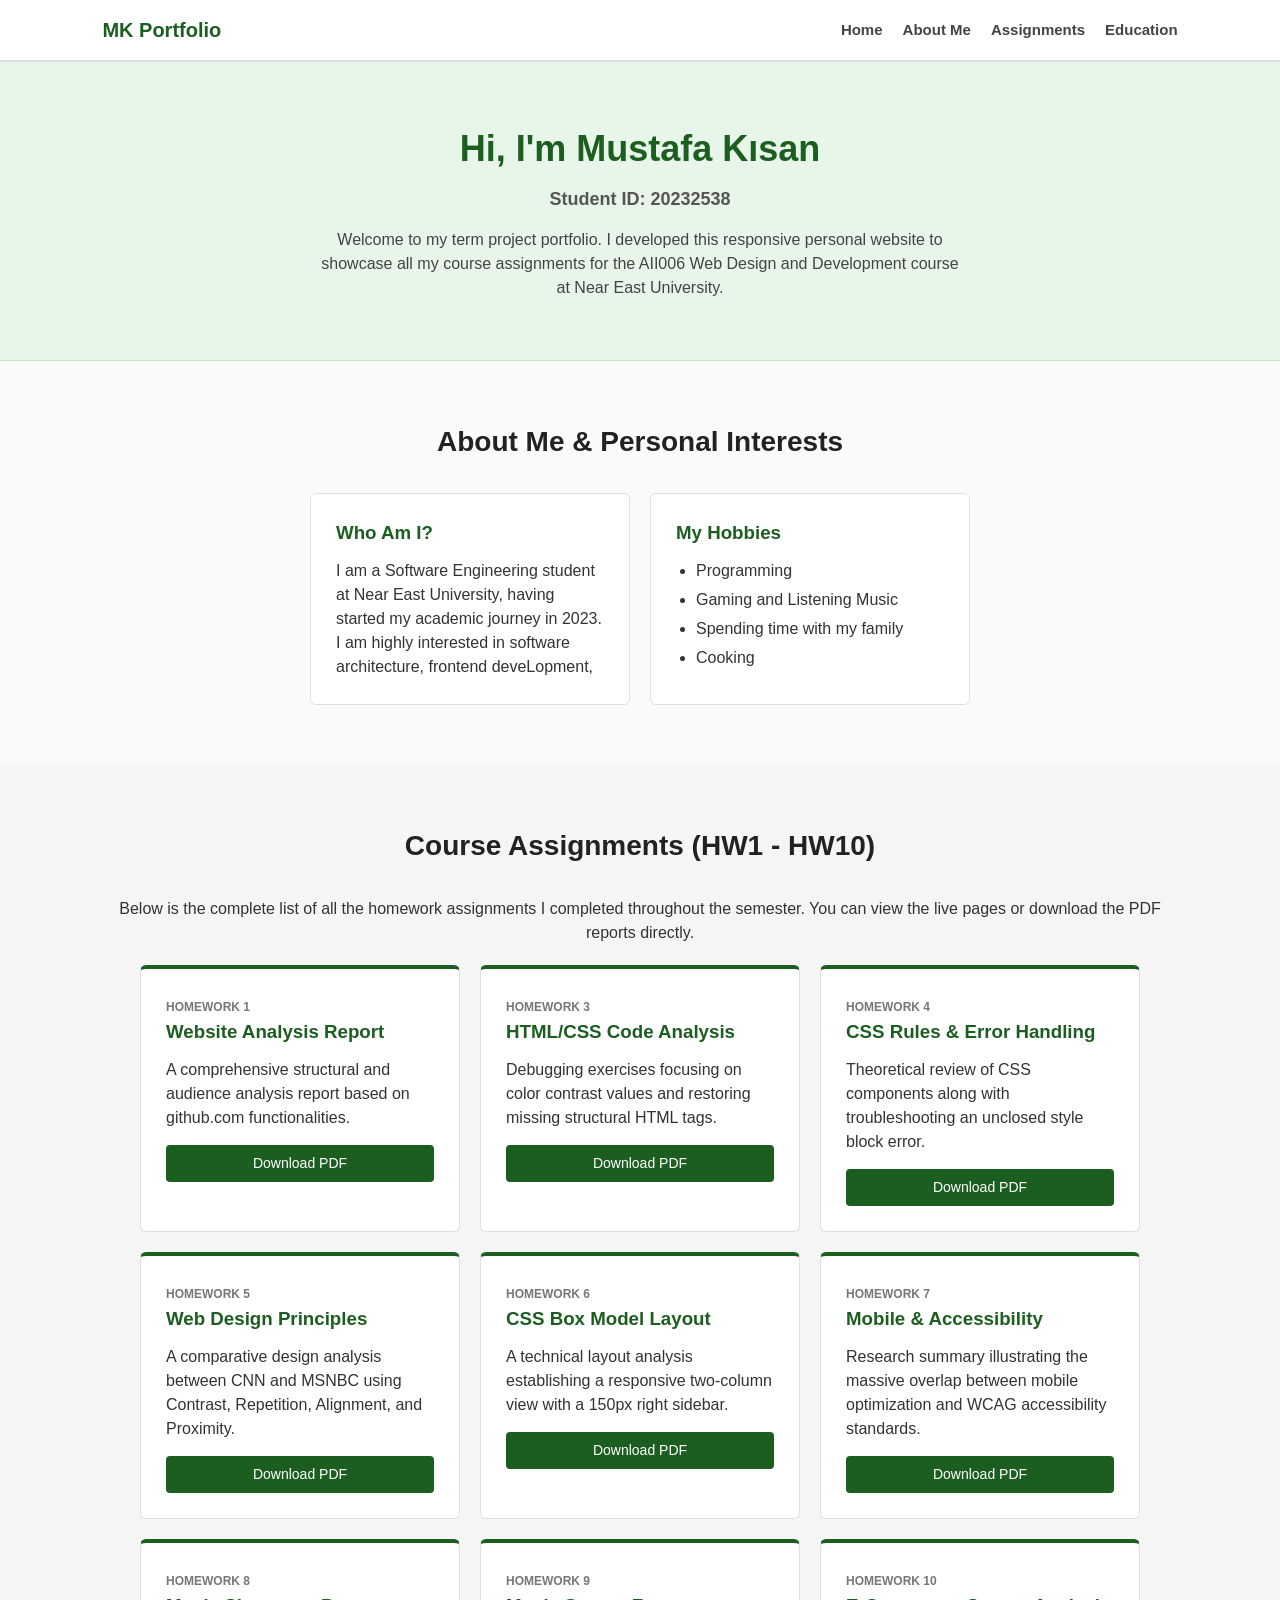
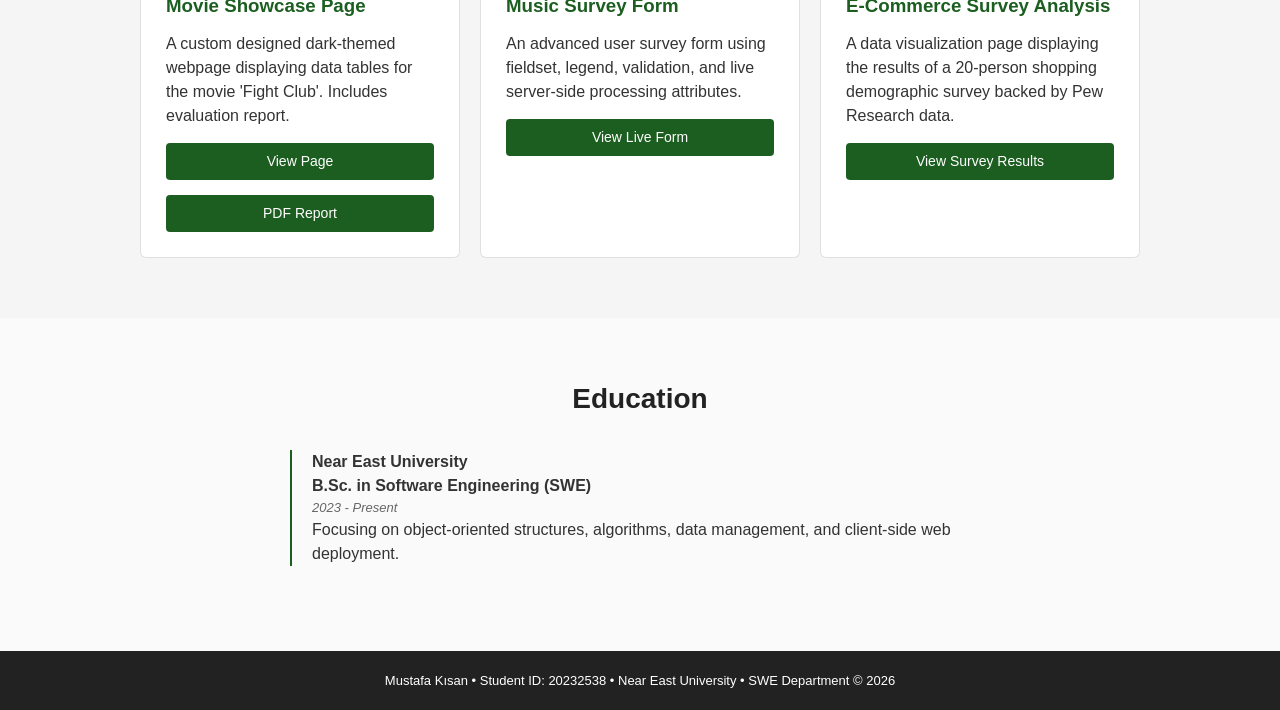
<file: index.html>
<!DOCTYPE html>
<html lang="en">
<head>
    <meta charset="UTF-8">
    <meta name="viewport" content="width=device-width, initial-scale=1.0">
    <title>Mustafa Kısan - Personal Portfolio & Assignments</title>
    <link rel="stylesheet" href="style.css">
</head>
<body>

   
    <nav>
        <div class="logo">MK Portfolio</div>
        <ul class="nav-links">
            <li><a href="#home">Home</a></li>
            <li><a href="#about">About Me</a></li>
            <li><a href="#assignments">Assignments</a></li>
            <li><a href="#education">Education</a></li>
        </ul>
    </nav>

    <header id="home" class="section">
        <div class="hero-content">
            <h1>Hi, I'm Mustafa Kısan</h1>
            <p class="student-id">Student ID: 20232538</p>
            <p>Welcome to my term project portfolio. I developed this responsive personal website to showcase all my course assignments for the AII006 Web Design and Development course at Near East University.</p>
        </div>
    </header>

    
    <section id="about" class="section">
        <h2>About Me & Personal Interests</h2>
        <div class="grid-container">
            <div class="card">
                <h3>Who Am I?</h3>
                <p>I am a Software Engineering student at Near East University, having started my academic journey in 2023. I am highly interested in software architecture, frontend deveLopment, </p>
            </div>
            <div class="card">
                <h3>My Hobbies</h3>
                <ul>
                    <li>Programming</li>
                    <li>Gaming and Listening Music</li>
                    <li>Spending time with my family</li>
                    <li>Cooking</li>
                </ul>
            </div>
        </div>
    </section>

    
    <section id="assignments" class="section bg-light">
        <h2>Course Assignments (HW1 - HW10)</h2>
        <p class="section-desc">Below is the complete list of all the homework assignments I completed throughout the semester. You can view the live pages or download the PDF reports directly.</p>
        
        <div class="grid-container">
            
            
            <div class="card assignment-card">
                <span class="homework-title">Homework 1</span>
                <h3>Website Analysis Report</h3>
                <p>A comprehensive structural and audience analysis report based on github.com functionalities.</p>
                <a href="assignments/assignment1.pdf" class="btn-download" download>Download PDF</a>
            </div>

          
            <div class="card assignment-card">
                <span class="homework-title">Homework 3</span>
                <h3>HTML/CSS Code Analysis</h3>
                <p>Debugging exercises focusing on color contrast values and restoring missing structural HTML tags.</p>
                <a href="assignments/hw3.pdf" class="btn-download" download>Download PDF</a>
            </div>

          
            <div class="card assignment-card">
                <span class="homework-title">Homework 4</span>
                <h3>CSS Rules & Error Handling</h3>
                <p>Theoretical review of CSS components along with troubleshooting an unclosed style block error.</p>
                <a href="assignments/hw4.pdf" class="btn-download" download>Download PDF</a>
            </div>

          
            <div class="card assignment-card">
                <span class="homework-title">Homework 5</span>
                <h3>Web Design Principles</h3>
                <p>A comparative design analysis between CNN and MSNBC using Contrast, Repetition, Alignment, and Proximity.</p>
                <a href="assignments/hw5.pdf" class="btn-download" download>Download PDF</a>
            </div>

            <div class="card assignment-card">
                <span class="homework-title">Homework 6</span>
                <h3>CSS Box Model Layout</h3>
                <p>A technical layout analysis establishing a responsive two-column view with a 150px right sidebar.</p>
                <a href="assignments/hw6.pdf" class="btn-download" download>Download PDF</a>
            </div>

           
            <div class="card assignment-card">
                <span class="homework-title">Homework 7</span>
                <h3>Mobile & Accessibility</h3>
                <p>Research summary illustrating the massive overlap between mobile optimization and WCAG accessibility standards.</p>
                <a href="assignments/hw7.pdf" class="btn-download" download>Download PDF</a>
            </div>

         
            <div class="card assignment-card">
                <span class="homework-title">Homework 8</span>
                <h3>Movie Showcase Page</h3>
                <p>A custom designed dark-themed webpage displaying data tables for the movie 'Fight Club'. Includes evaluation report.</p>
                <div class="dual-buttons">
                    <a href="movie8.html" class="btn-download btn-small">View Page</a>
                    <a href="assignments/hw8.pdf" class="btn-download btn-small" download>PDF Report</a>
                </div>
            </div>

            
            <div class="card assignment-card">
                <span class="homework-title">Homework 9</span>
                <h3>Music Survey Form</h3>
                <p>An advanced user survey form using fieldset, legend, validation, and live server-side processing attributes.</p>
                <a href="form9.html" class="btn-download">View Live Form</a>
            </div>

           
            <div class="card assignment-card">
                <span class="homework-title">Homework 10</span>
                <h3>E-Commerce Survey Analysis</h3>
                <p>A data visualization page displaying the results of a 20-person shopping demographic survey backed by Pew Research data.</p>
                <a href="survey10.html" class="btn-download">View Survey Results</a>
            </div>

        </div>
    </section>

  
    <section id="education" class="section">
        <h2>Education</h2>
        <div class="timeline">
            <div class="timeline-item">
                <h4>Near East University</h4>
                <p class="major">B.Sc. in Software Engineering (SWE)</p>
                <p class="date">2023 - Present</p>
                <p>Focusing on object-oriented structures, algorithms, data management, and client-side web deployment.</p>
            </div>
        </div>
    </section>

    
    <footer>
        <p>Mustafa Kısan &bull; Student ID: 20232538 &bull; Near East University &bull; SWE Department &copy; 2026</p>
    </footer>

   
    <script src="script.js"></script>
</body>
</html>
</file>
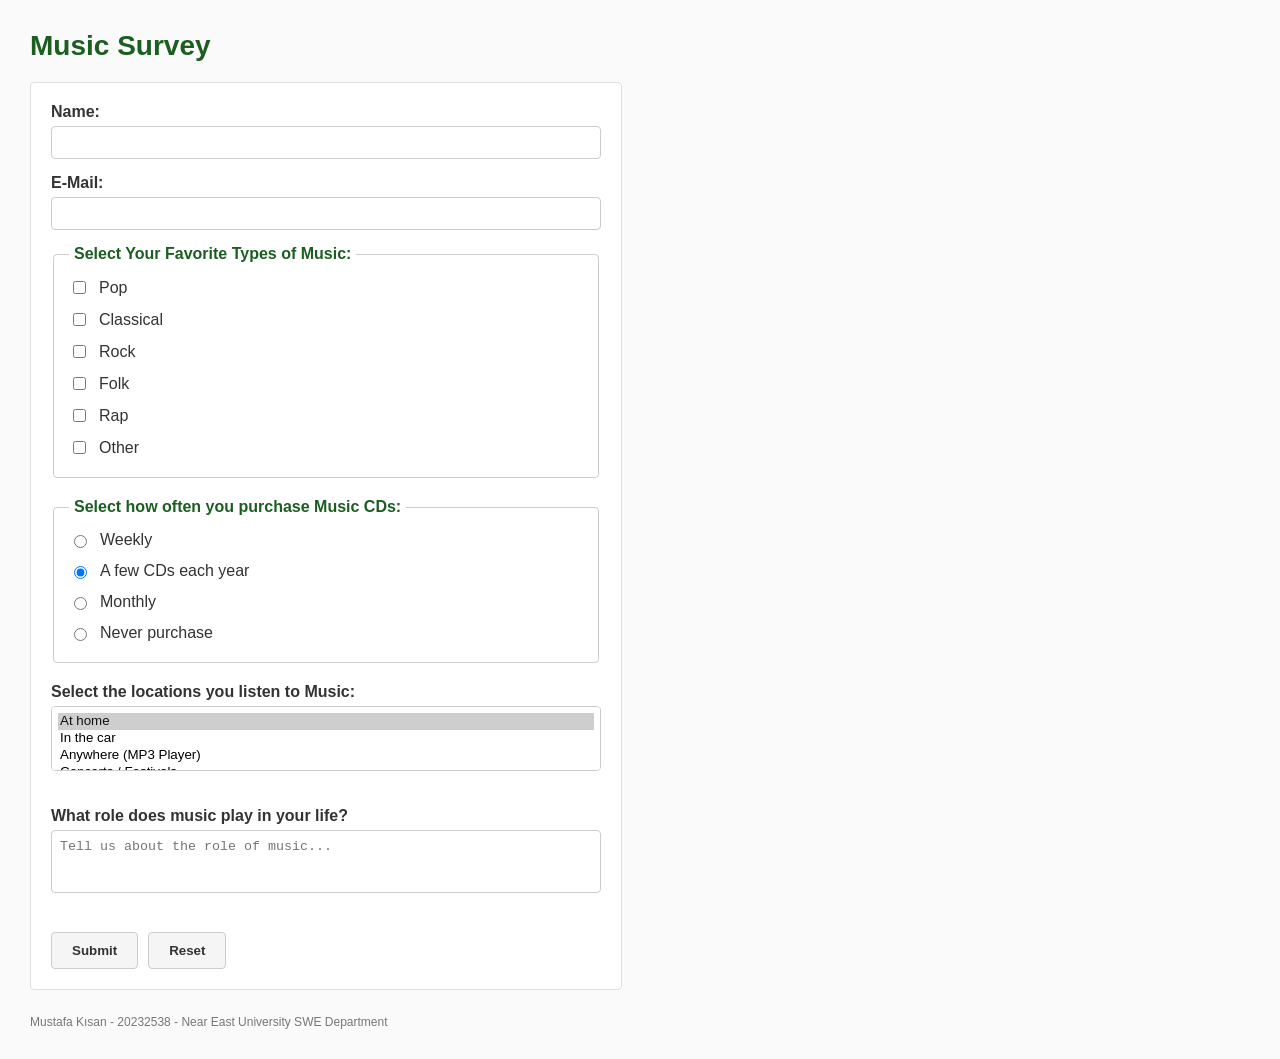
<file: form9.html>
<!DOCTYPE html>
<html lang="en">
<head>
    <meta charset="UTF-8">
    <meta name="viewport" content="width=device-width, initial-scale=1.0">
    <title>Music Survey Form</title>
    <style>
        /* Form alanını sade ve öğrenci işi düzenleyen CSS */
        body {
            font-family: Arial, sans-serif;
            background-color: #fafafa;
            color: #333333;
            margin: 30px;
        }

        h1 {
            font-size: 28px;
            color: #1b5e20; /* Yakın Doğu yeşiliyle uyumlu */
            margin-bottom: 20px;
        }

        form {
            max-width: 550px;
            background: #ffffff;
            padding: 20px;
            border: 1px solid #e0e0e0;
            border-radius: 4px;
        }

        /* İsim ve Email satır düzeni */
        .form-group {
            margin-bottom: 15px;
        }

        label {
            display: block;
            font-weight: bold;
            margin-bottom: 5px;
        }

        input[type="text"],
        input[type="email"] {
            width: 100%;
            padding: 8px;
            border: 1px solid #cccccc;
            border-radius: 4px;
            box-sizing: border-box;
        }

        /* İstenen fieldset ve legend yapılandırması */
        fieldset {
            border: 1px solid #cccccc;
            padding: 15px;
            margin-bottom: 20px;
            border-radius: 4px;
        }

        legend {
            font-weight: bold;
            padding: 0 5px;
            color: #1b5e20;
        }

        .checkbox-group, .radio-group {
            display: flex;
            flex-direction: column;
            gap: 8px;
        }

        .checkbox-group label, .radio-group label {
            display: flex;
            align-items: center;
            gap: 10px;
            font-weight: normal;
            cursor: pointer;
        }

        /* Çoklu seçim listesi */
        select {
            width: 100%;
            padding: 6px;
            border: 1px solid #cccccc;
            border-radius: 4px;
            margin-bottom: 20px;
        }

        /* Büyük metin kutusu */
        textarea {
            width: 100%;
            padding: 8px;
            border: 1px solid #cccccc;
            border-radius: 4px;
            box-sizing: border-box;
            margin-bottom: 20px;
            resize: none;
        }

        /* Butonların yerleşimi */
        .button-group {
            display: flex;
            gap: 10px;
        }

        input[type="submit"],
        input[type="reset"] {
            padding: 10px 20px;
            border: 1px solid #cccccc;
            background-color: #f5f5f5;
            color: #333333;
            font-weight: bold;
            cursor: pointer;
            border-radius: 4px;
        }

        input[type="submit"]:hover {
            background-color: #e8f5e9;
            border-color: #1b5e20;
            color: #1b5e20;
        }

        input[type="reset"]:hover {
            background-color: #ffebee;
            border-color: #d32f2f;
            color: #d32f2f;
        }
        
        footer {
            margin-top: 25px;
            font-size: 12px;
            color: #777777;
        }
    </style>
</head>
<body>

    <h1>Music Survey</h1>

    <form action="http://www.uyar.com/teaching/ecc006/2017spring/login.php" method="POST">
        
        <div class="form-group">
            <label for="userName">Name:</label>
            <input type="text" id="userName" name="userName" required>
        </div>

        <div class="form-group">
            <label for="userEmail">E-Mail:</label>
            <input type="email" id="userEmail" name="userEmail" required>
        </div>

        <fieldset>
            <legend>Select Your Favorite Types of Music:</legend>
            <div class="checkbox-group">
                <label><input type="checkbox" name="musicType[]" value="Pop"> Pop</label>
                <label><input type="checkbox" name="musicType[]" value="Classical"> Classical</label>
                <label><input type="checkbox" name="musicType[]" value="Rock"> Rock</label>
                <label><input type="checkbox" name="musicType[]" value="Folk"> Folk</label>
                <label><input type="checkbox" name="musicType[]" value="Rap"> Rap</label>
                <label><input type="checkbox" name="musicType[]" value="Other"> Other</label>
            </div>
        </fieldset>

        <fieldset>
            <legend>Select how often you purchase Music CDs:</legend>
            <div class="radio-group">
                <label><input type="radio" name="purchaseFrequency" value="Weekly"> Weekly</label>
                <label><input type="radio" name="purchaseFrequency" value="FewEachYear" checked> A few CDs each year</label>
                <label><input type="radio" name="purchaseFrequency" value="Monthly"> Monthly</label>
                <label><input type="radio" name="purchaseFrequency" value="Never"> Never purchase</label>
            </div>
        </fieldset>

        <div class="form-group">
            <label for="listenLocation">Select the locations you listen to Music:</label>
            <select id="listenLocation" name="listenLocation" size="3">
                <option value="Home" selected>At home</option>
                <option value="Car">In the car</option>
                <option value="MP3Player">Anywhere (MP3 Player)</option>
                <option value="Concert">Concerts / Festivals</option>
            </select>
        </div>

        <div class="form-group">
            <label for="musicRole">What role does music play in your life?</label>
            <textarea id="musicRole" name="musicRole" cols="60" rows="3" placeholder="Tell us about the role of music..."></textarea>
        </div>

        <div class="button-group">
            <input type="submit" value="Submit">
            <input type="reset" value="Reset">
        </div>

    </form>

    <footer>
        <p>Mustafa Kısan - 20232538 - Near East University SWE Department</p>
    </footer>

</body>
</html>
</file>
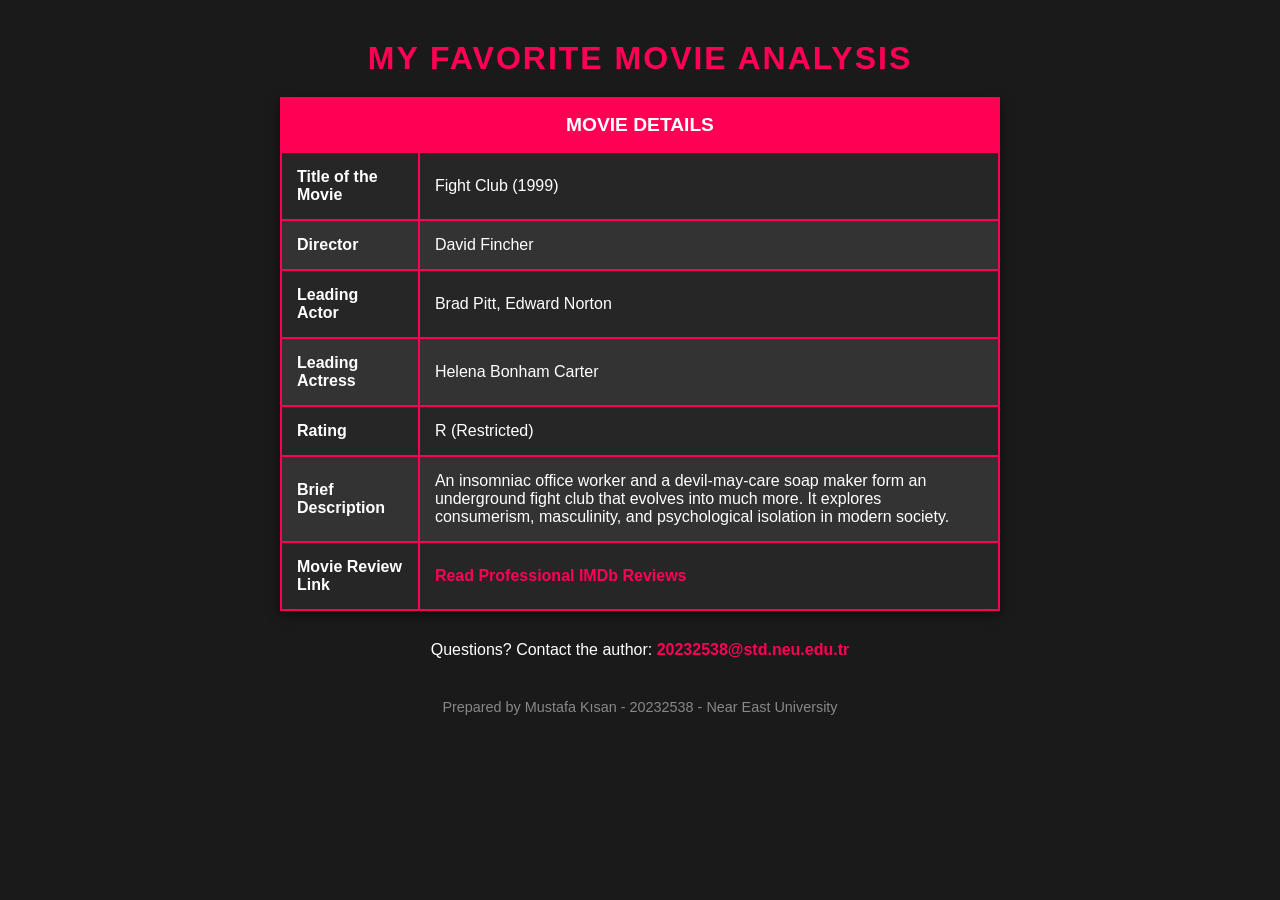
<file: movie8.html>
<!DOCTYPE html>
<html lang="en">
<head>
    <meta charset="UTF-8">
    <meta name="viewport" content="width=device-width, initial-scale=1.0">
    <title>Favorite Movie: Fight Club</title>
    <style>
        body {
            font-family: 'Segoe UI', Tahoma, Geneva, Verdana, sans-serif;
            background-color: #1a1a1a;
            color: #ffffff;
            margin: 40px;
            text-align: center;
        }

        h1 {
            color: #ff0055; 
            margin-bottom: 20px;
            text-transform: uppercase;
            letter-spacing: 2px;
        }

        
        table {
            width: 60%;
            margin: 0 auto 30px auto;
            border-collapse: collapse;
            background-color: #262626;
            box-shadow: 0 4px 10px rgba(0,0,0,0.5);
        }

        th, td {
            padding: 15px;
            text-align: left;
            border: 2px solid #ff0055;
        }

        th {
            background-color: #ff0055;
            color: white;
            font-size: 1.2em;
            text-transform: uppercase;
            text-align: center;
        }

        tr:nth-child(even) {
            background-color: #333333; 
        }

       
        a {
            color: #ff0055;
            text-decoration: none;
            font-weight: bold;
        }

        a:hover {
            text-decoration: underline;
            color: #ff3377;
        }

        footer {
            margin-top: 40px;
            font-size: 0.9em;
            color: #888888;
        }
    </style>
</head>
<body>

    <h1>My Favorite Movie Analysis</h1>

    <table>
        <thead>
            <tr>
                <th colspan="2">Movie Details</th>
            </tr>
        </thead>
        <tbody>
            <tr>
                <td><strong>Title of the Movie</strong></td>
                <td>Fight Club (1999)</td>
            </tr>
            <tr>
                <td><strong>Director</strong></td>
                <td>David Fincher</td>
            </tr>
            <tr>
                <td><strong>Leading Actor</strong></td>
                <td>Brad Pitt, Edward Norton</td>
            </tr>
            <tr>
                <td><strong>Leading Actress</strong></td>
                <td>Helena Bonham Carter</td>
            </tr>
            <tr>
                <td><strong>Rating</strong></td>
                <td>R (Restricted)</td>
            </tr>
            <tr>
                <td><strong>Brief Description</strong></td>
                <td>An insomniac office worker and a devil-may-care soap maker form an underground fight club that evolves into much more. It explores consumerism, masculinity, and psychological isolation in modern society.</td>
            </tr>
            <tr>
                <td><strong>Movie Review Link</strong></td>
                <td>
                    <a href="https://www.imdb.com/title/tt0137523/reviews" target="_blank">Read Professional IMDb Reviews</a>
                </td>
            </tr>
        </tbody>
    </table>

  
    <p>Questions? Contact the author: <a href="mailto:20232538@std.neu.edu.tr">20232538@std.neu.edu.tr</a></p>

    <footer>
        <p>Prepared by Mustafa Kısan - 20232538 - Near East University</p>
    </footer>

</body>
</html>
</file>
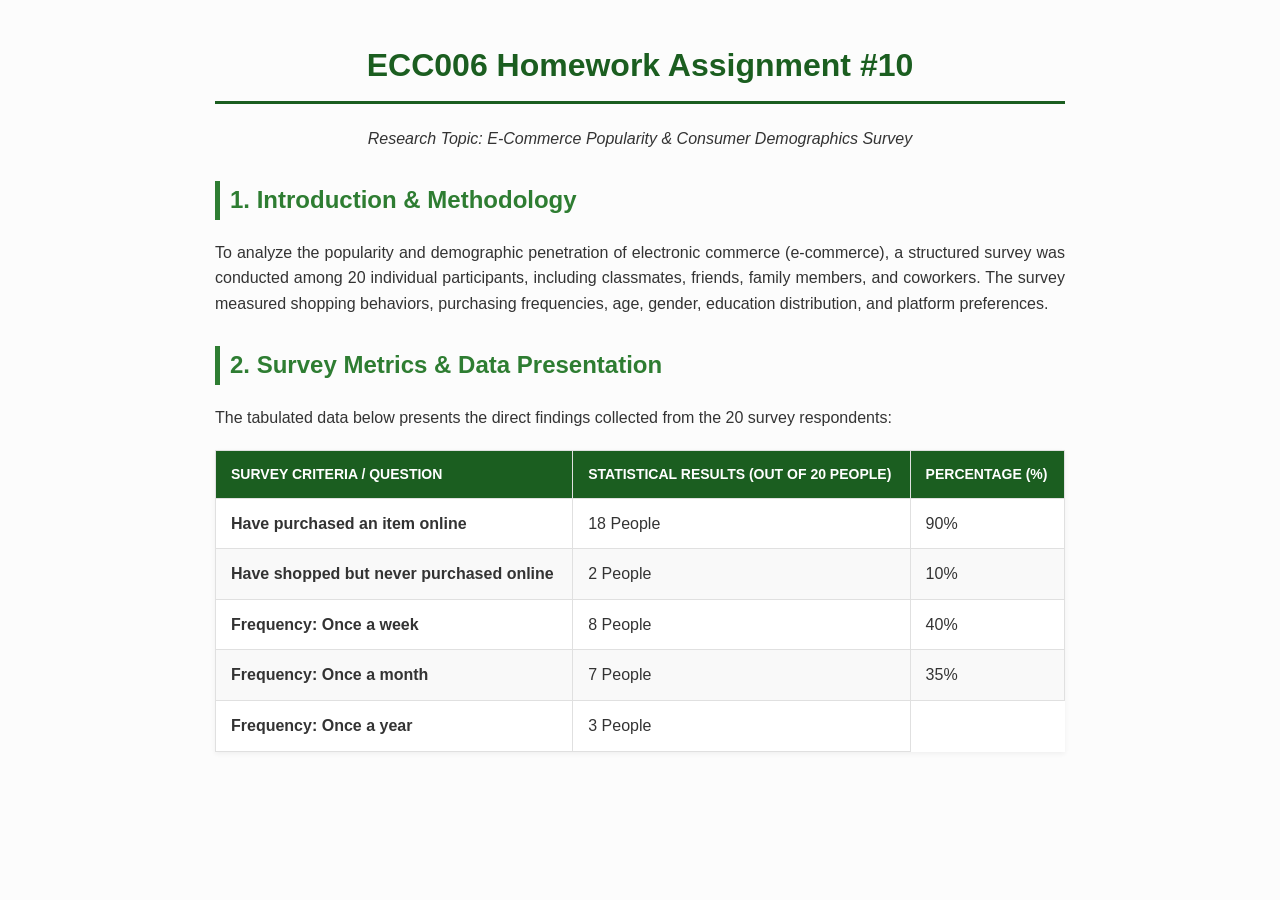
<file: survey10.html>
<!DOCTYPE html>
<html lang="en">
<head>
    <meta charset="UTF-8">
    <meta name="viewport" content="width=device-width, initial-scale=1.0">
    <title>E-Commerce Survey Findings</title>
    <style>
      
        body {
            font-family: 'Segoe UI', Tahoma, Geneva, Verdana, sans-serif;
            background-color: #fcfcfc;
            color: #333333;
            line-height: 1.6;
            margin: 40px auto;
            max-width: 850px;
            padding: 0 20px;
        }

        h1 {
            color: #1b5e20; 
            border-bottom: 3px solid #1b5e20;
            padding-bottom: 10px;
            text-align: center;
        }

        h2 {
            color: #2e7d32;
            margin-top: 30px;
            border-left: 5px solid #2e7d32;
            padding-left: 10px;
        }

        p {
            font-size: 16px;
            text-align: justify;
        }

      
        table {
            width: 100%;
            border-collapse: collapse;
            margin: 20px 0;
            background: #ffffff;
            box-shadow: 0 2px 5px rgba(0,0,0,0.05);
        }

        th, td {
            padding: 12px 15px;
            text-align: left;
            border: 1px solid #e0e0e0;
        }

        th {
            background-color: #1b5e20;
            color: #ffffff;
            text-transform: uppercase;
            font-size: 14px;
        }

        tr:nth-child(even) {
            background-color: #f9f9f9;
        }

        ul {
            padding-left: 20px;
        }

        
        .conclusion-box {
            background-color: #e8f5e9;
            border-left: 5px solid #1b5e20;
            padding: 15px;
            margin-top: 20px;
            border-radius: 4px;
        }

        a {
            color: #1b5e20;
            text-decoration: none;
            font-weight: bold;
        }

        a:hover {
            text-decoration: underline;
        }

        footer {
            margin-top: 50px;
            text-align: center;
            font-size: 14px;
            color: #777777;
            border-top: 1px solid #e0e0e0;
            padding-top: 15px;
        }
    </style>
</head>
<body>

    <h1>ECC006 Homework Assignment #10</h1>
    <p style="text-align: center; font-style: italic;">Research Topic: E-Commerce Popularity & Consumer Demographics Survey</p>

    <h2>1. Introduction & Methodology</h2>
    <p>To analyze the popularity and demographic penetration of electronic commerce (e-commerce), a structured survey was conducted among 20 individual participants, including classmates, friends, family members, and coworkers. The survey measured shopping behaviors, purchasing frequencies, age, gender, education distribution, and platform preferences.</p>

    <h2>2. Survey Metrics & Data Presentation</h2>
    <p>The tabulated data below presents the direct findings collected from the 20 survey respondents:</p>

    <table>
        <thead>
            <tr>
                <th>Survey Criteria / Question</th>
                <th>Statistical Results (Out of 20 People)</th>
                <th>Percentage (%)</th>
            </tr>
        </thead>
        <tbody>
            <tr>
                <td><strong>Have purchased an item online</strong></td>
                <td>18 People</td>
                <td>90%</td>
            </tr>
            <tr>
                <td><strong>Have shopped but never purchased online</strong></td>
                <td>2 People</td>
                <td>10%</td>
            </tr>
            <tr>
                <td><strong>Frequency: Once a week</strong></td>
                <td>8 People</td>
                <td>40%</td>
            </tr>
            <tr>
                <td><strong>Frequency: Once a month</strong></td>
                <td>7 People</td>
                <td>35%</td>
            </tr>
            <tr>
                <td><strong>Frequency: Once a year</strong></td>
                <td>3 People</td>
</file>
<file: style.css>
/* Genel Sayfa Ayarları */
* {
    margin: 0;
    padding: 0;
    box-sizing: border-box;
    font-family: 'Arial', sans-serif; /* Daha standart ve temiz bir font */
    scroll-behavior: smooth;
}

body {
    color: #333333;
    background-color: #fafafa;
    line-height: 1.5;
}

/* Navigasyon Alanı */
nav {
    display: flex;
    justify-content: space-between;
    align-items: center;
    padding: 15px 8%;
    background-color: #ffffff;
    border-bottom: 2px solid #e0e0e0;
    position: sticky;
    top: 0;
    z-index: 999;
}

nav .logo {
    font-size: 20px;
    font-weight: bold;
    color: #1b5e20; /* Öğrenci işi yeşil tonu */
}

.nav-links {
    display: flex;
    list-style: none;
}

.nav-links li {
    margin-left: 20px;
}

.nav-links a {
    text-decoration: none;
    color: #444444;
    font-size: 15px;
    font-weight: 600;
}

.nav-links a:hover {
    color: #1b5e20;
}

/* Seksiyon Düzenleri */
.section {
    padding: 60px 8%;
    text-align: center;
}

.bg-light {
    background-color: #f5f5f5; /* Hafif gri arka plan */
}

h2 {
    font-size: 28px;
    margin-bottom: 30px;
    color: #222;
}

/* Giriş (Hero) Alanı Tasarımı */
header {
    background: #e8f5e9; /* Yumuşak bir yeşil tonu background */
    padding: 80px 8%;
    border-bottom: 1px solid #c8e6c9;
}

header h1 {
    font-size: 36px;
    color: #1b5e20;
    margin-bottom: 10px;
}

.student-id {
    font-weight: bold;
    color: #555;
    margin-bottom: 15px;
    font-size: 18px;
}

header p {
    font-size: 16px;
    max-width: 650px;
    margin: 0 auto;
    color: #444;
}

/* Kartlar ve Grid Yapısı */
.grid-container {
    display: flex;
    flex-wrap: wrap;
    justify-content: center;
    gap: 20px;
    margin-top: 20px;
}

.card {
    background: #ffffff;
    padding: 25px;
    border-radius: 6px;
    border: 1px solid #e0e0e0;
    width: 320px;
    text-align: left;
}

.card h3 {
    margin-bottom: 12px;
    color: #1b5e20;
}

.card ul {
    padding-left: 20px;
}

.card ul li {
    margin-bottom: 5px;
}

/* Ödev Kartları Ekstra Ayarlar */
.assignment-card {
    border-top: 4px solid #1b5e20;
}

.homework-title {
    font-size: 12px;
    color: #777;
    font-weight: bold;
    text-transform: uppercase;
}

.btn-download {
    display: block;
    text-align: center;
    background-color: #1b5e20;
    color: #ffffff;
    text-decoration: none;
    padding: 8px 12px;
    border-radius: 4px;
    margin-top: 15px;
    font-size: 14px;
}

.btn-download:hover {
    background-color: #2e7d32;
}

/* Eğitim Listesi (Timeline) */
.timeline {
    max-width: 700px;
    margin: 0 auto;
    text-align: left;
    border-left: 2px solid #1b5e20;
    padding-left: 20px;
}

.timeline-item {
    margin-bottom: 25px;
}

.major {
    font-weight: 600;
    color: #333;
}

.date {
    font-style: italic;
    color: #666;
    font-size: 13px;
}

/* Etiketler (Tags) */
.interests-tags {
    display: flex;
    justify-content: center;
    gap: 10px;
    flex-wrap: wrap;
}

.tag {
    background-color: #e0e0e0;
    color: #333;
    padding: 6px 15px;
    border-radius: 15px;
    font-size: 14px;
}

/* Footer Bölümü */
footer {
    background-color: #222222;
    color: #ffffff;
    text-align: center;
    padding: 20px;
    font-size: 13px;
}
</file>
